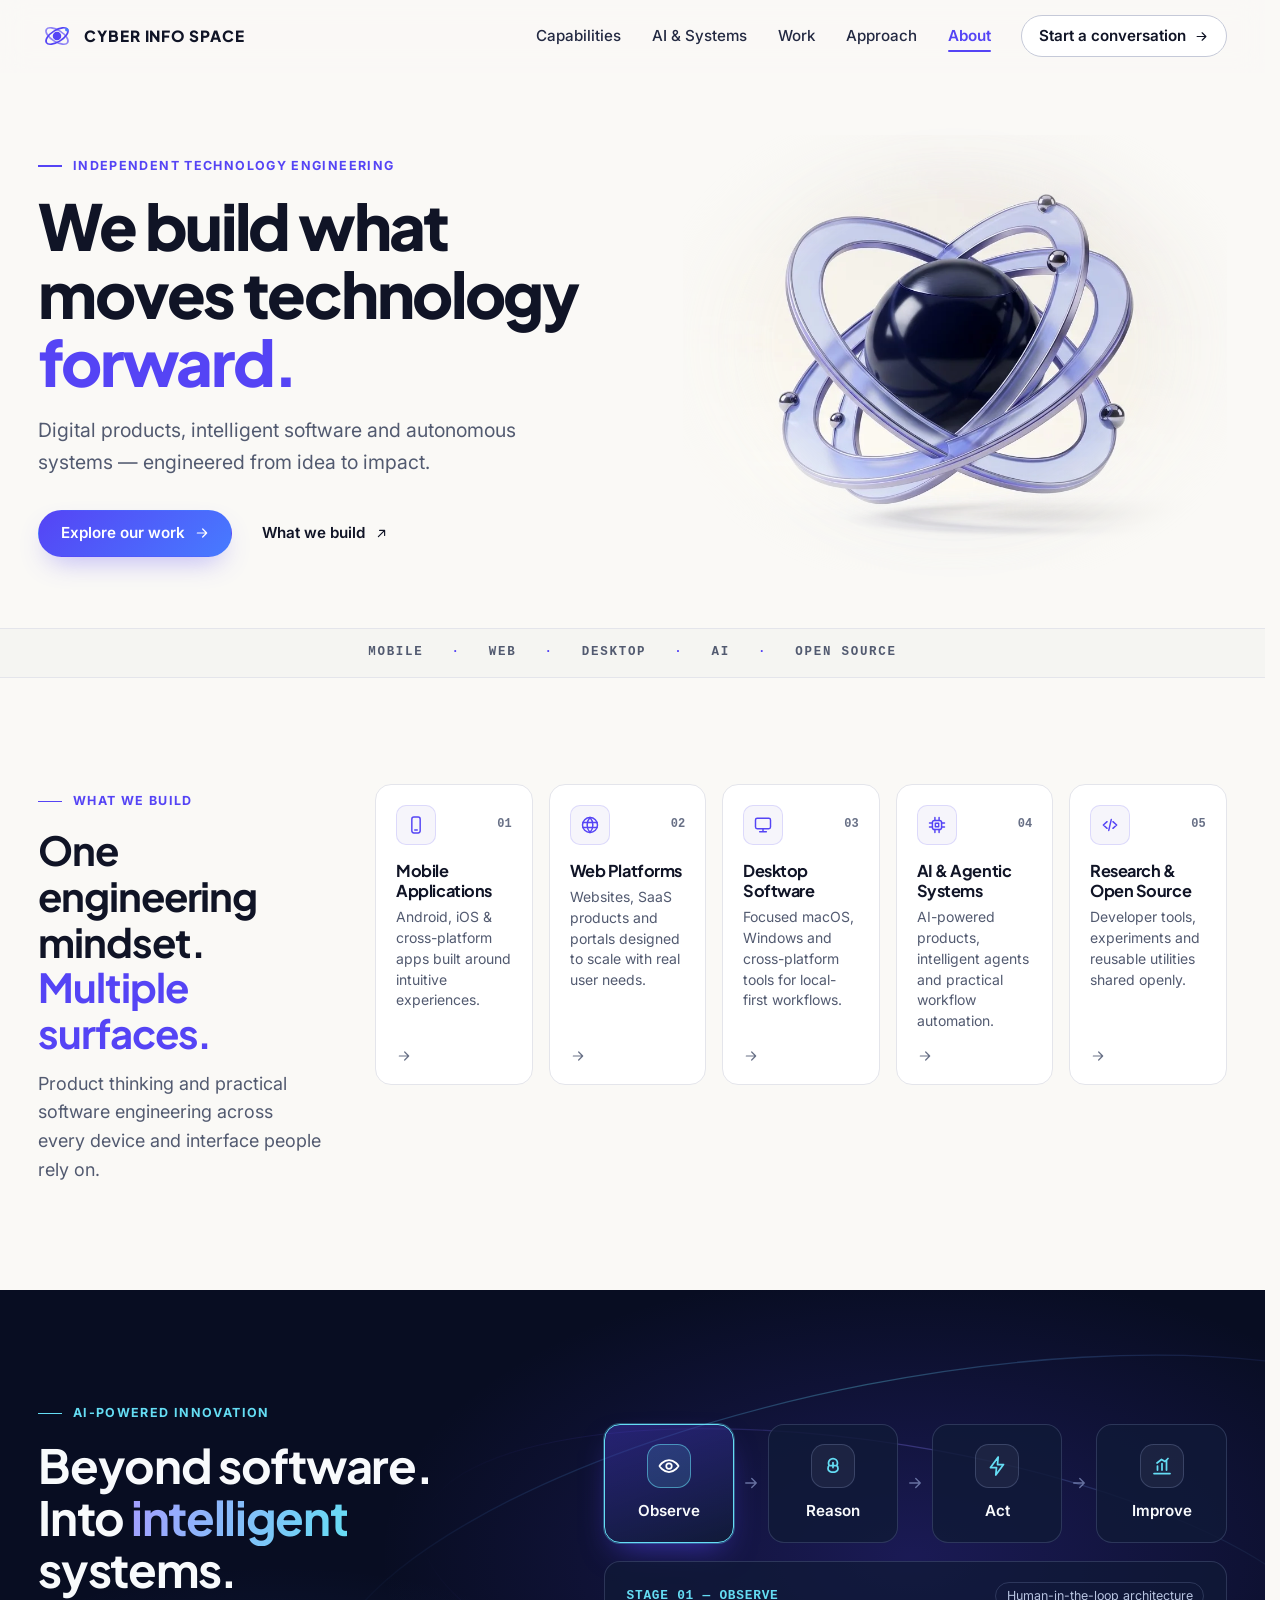
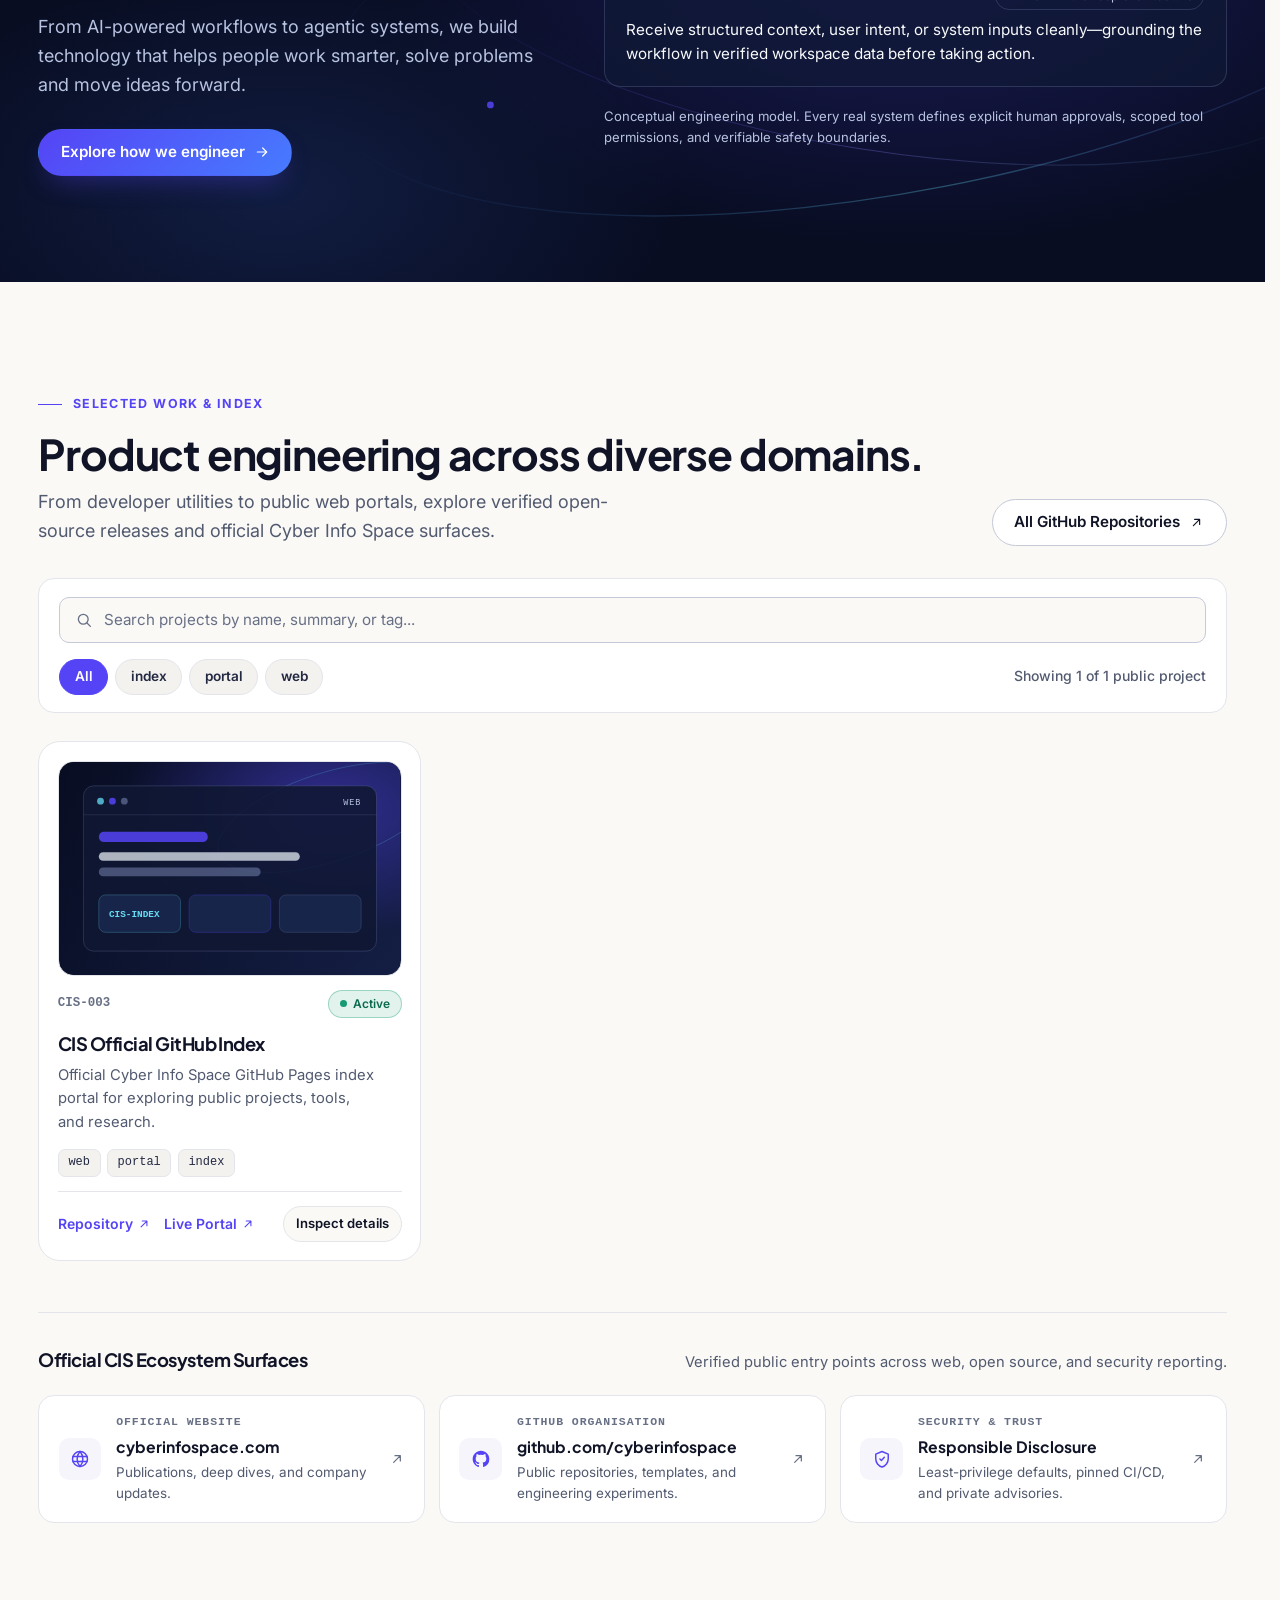
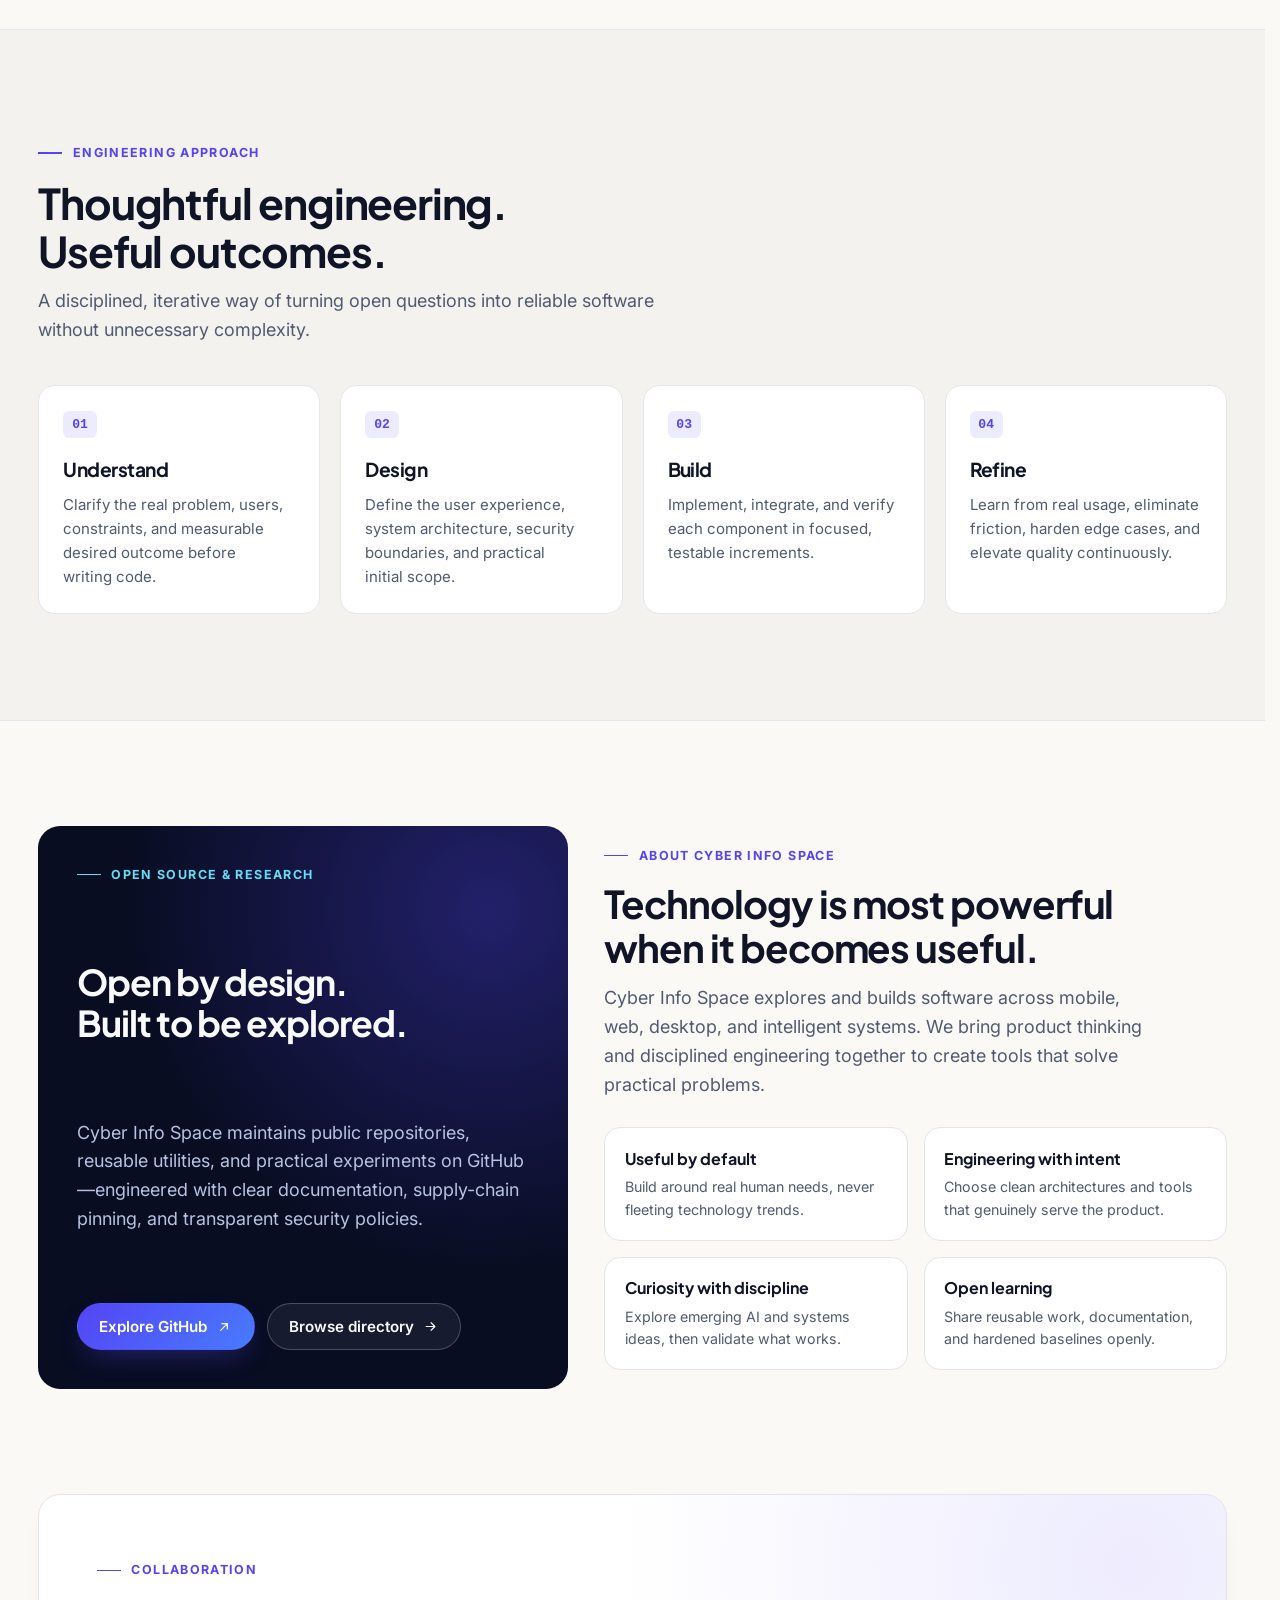
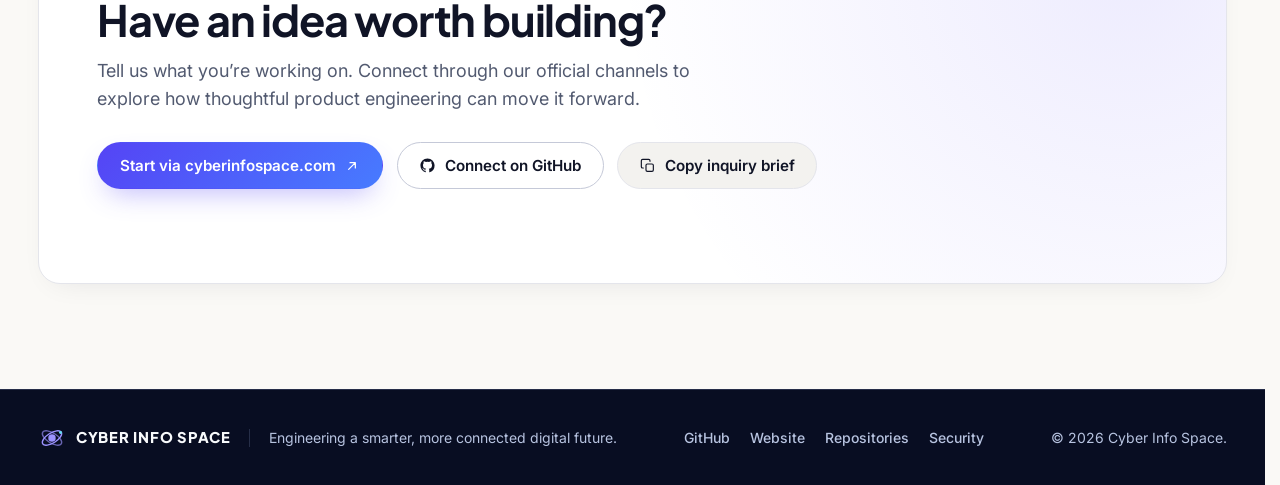
<file: index.html>
<!doctype html>
<html lang="en">
<head>
  <meta charset="utf-8">
  <meta name="viewport" content="width=device-width, initial-scale=1">
  <meta name="color-scheme" content="light">
  <meta name="theme-color" content="#faf9f6">
  <title>Cyber Info Space | Software Engineering, AI &amp; Digital Products</title>
  <meta name="description" content="Cyber Info Space builds digital products, mobile and web applications, desktop software, and intelligent AI-powered systems.">
  <link rel="canonical" href="https://cyberinfospace.github.io/">
  <meta property="og:title" content="Cyber Info Space — Engineering what's next">
  <meta property="og:description" content="Digital products, intelligent software and autonomous systems — engineered from idea to impact.">
  <meta property="og:type" content="website">
  <meta property="og:url" content="https://cyberinfospace.github.io/">
  <meta property="og:image" content="https://cyberinfospace.github.io/assets/hero-orbital-960.jpg">
  <link rel="icon" type="image/svg+xml" href="assets/cis-mark.svg">
  <link rel="preload" as="image" href="assets/hero-orbital-960.webp" type="image/webp">
  <link rel="preconnect" href="https://fonts.googleapis.com">
  <link rel="preconnect" href="https://fonts.gstatic.com" crossorigin>
  <link rel="stylesheet" href="https://fonts.googleapis.com/css2?family=Inter:wght@400;500;600;700&family=Plus+Jakarta+Sans:wght@600;700;800&display=swap">
  <link rel="stylesheet" href="styles.css?v=2027.1">
</head>
<body>
  <!-- Inline SVG Symbol Sprite (0 extra network requests, 1.75px unified stroke family) -->
  <svg xmlns="http://www.w3.org/2000/svg" width="0" height="0" class="svg-sprite" aria-hidden="true">
    <symbol id="icon-cis-mark" viewBox="0 0 64 64" fill="none">
      <ellipse cx="32" cy="32" rx="25" ry="11.5" transform="rotate(-32 32 32)" stroke="currentColor" stroke-width="3.25"/>
      <ellipse cx="32" cy="32" rx="25" ry="11.5" transform="rotate(32 32 32)" stroke="currentColor" stroke-width="3.25" stroke-opacity="0.65"/>
      <circle cx="32" cy="32" r="8.5" fill="currentColor"/>
      <circle cx="51.5" cy="19.5" r="3.4" fill="var(--brand-dot, #477bff)"/>
    </symbol>
    <symbol id="icon-menu" viewBox="0 0 24 24" fill="none" stroke="currentColor" stroke-width="1.75" stroke-linecap="round">
      <path d="M4 7h16M4 12h16M4 17h16"/>
    </symbol>
    <symbol id="icon-arrow-right" viewBox="0 0 24 24" fill="none" stroke="currentColor" stroke-width="1.85" stroke-linecap="round" stroke-linejoin="round">
      <path d="M5 12h14m-6-6 6 6-6 6"/>
    </symbol>
    <symbol id="icon-arrow-up-right" viewBox="0 0 24 24" fill="none" stroke="currentColor" stroke-width="1.85" stroke-linecap="round" stroke-linejoin="round">
      <path d="M7 17 17 7M9 7h8v8"/>
    </symbol>
    <symbol id="icon-mobile" viewBox="0 0 24 24" fill="none" stroke="currentColor" stroke-width="1.75" stroke-linecap="round" stroke-linejoin="round">
      <rect x="7" y="2.5" width="10" height="19" rx="2.5"/>
      <path d="M10.5 18h3"/>
    </symbol>
    <symbol id="icon-web" viewBox="0 0 24 24" fill="none" stroke="currentColor" stroke-width="1.75" stroke-linecap="round" stroke-linejoin="round">
      <circle cx="12" cy="12" r="9"/>
      <path d="M3.6 9h16.8M3.6 15h16.8M12 3a13.5 13.5 0 0 1 0 18M12 3a13.5 13.5 0 0 0 0 18"/>
    </symbol>
    <symbol id="icon-desktop" viewBox="0 0 24 24" fill="none" stroke="currentColor" stroke-width="1.75" stroke-linecap="round" stroke-linejoin="round">
      <rect x="3" y="4" width="18" height="12.5" rx="2"/>
      <path d="M8 20h8M12 16.5V20"/>
    </symbol>
    <symbol id="icon-ai" viewBox="0 0 24 24" fill="none" stroke="currentColor" stroke-width="1.75" stroke-linecap="round" stroke-linejoin="round">
      <rect x="6.5" y="6.5" width="11" height="11" rx="2.5"/>
      <path d="M10 10h4v4h-4zM9.5 3v3.5M14.5 3v3.5M9.5 17.5V21M14.5 17.5V21M3 9.5h3.5M3 14.5h3.5M17.5 9.5H21M17.5 14.5H21"/>
    </symbol>
    <symbol id="icon-code" viewBox="0 0 24 24" fill="none" stroke="currentColor" stroke-width="1.75" stroke-linecap="round" stroke-linejoin="round">
      <path d="m8.5 8-4.5 4 4.5 4M15.5 8l4.5 4-4.5 4M13.5 5.5l-3 13"/>
    </symbol>
    <symbol id="icon-observe" viewBox="0 0 24 24" fill="none" stroke="currentColor" stroke-width="1.75" stroke-linecap="round" stroke-linejoin="round">
      <path d="M2.5 12s3.5-6 9.5-6 9.5 6 9.5 6-3.5 6-9.5 6-9.5-6-9.5-6Z"/>
      <circle cx="12" cy="12" r="2.75"/>
    </symbol>
    <symbol id="icon-reason" viewBox="0 0 24 24" fill="none" stroke="currentColor" stroke-width="1.75" stroke-linecap="round" stroke-linejoin="round">
      <path d="M12 4.5a4.5 4.5 0 0 0-4.5 4.5c0 .9.27 1.74.73 2.44A4 4 0 0 0 7 14.5a3.5 3.5 0 0 0 3.5 3.5h3A3.5 3.5 0 0 0 17 14.5c0-1.2-.55-2.27-1.41-2.97.57-.73.91-1.64.91-2.63A4.5 4.5 0 0 0 12 4.5Z"/>
      <path d="M12 8.5v5M9.5 11.5h5"/>
    </symbol>
    <symbol id="icon-act" viewBox="0 0 24 24" fill="none" stroke="currentColor" stroke-width="1.75" stroke-linecap="round" stroke-linejoin="round">
      <path d="M13.2 3 5.5 13.5h6l-.7 7.5 7.7-10.5h-6l.7-7.5Z"/>
    </symbol>
    <symbol id="icon-improve" viewBox="0 0 24 24" fill="none" stroke="currentColor" stroke-width="1.75" stroke-linecap="round" stroke-linejoin="round">
      <path d="M4 19.5h16M7.5 16v-4M12 16V9.5M16.5 16V6.5"/>
      <path d="m7 9 4.5-3.5L15 7.5l3-3"/>
    </symbol>
    <symbol id="icon-search" viewBox="0 0 24 24" fill="none" stroke="currentColor" stroke-width="1.75" stroke-linecap="round" stroke-linejoin="round">
      <circle cx="11" cy="11" r="6.5"/>
      <path d="m16 16 4.5 4.5"/>
    </symbol>
    <symbol id="icon-github" viewBox="0 0 24 24" fill="currentColor">
      <path fill-rule="evenodd" clip-rule="evenodd" d="M12 2C6.477 2 2 6.484 2 12.017c0 4.425 2.865 8.18 6.839 9.504.5.092.682-.217.682-.483 0-.237-.008-.868-.013-1.703-2.782.605-3.369-1.343-3.369-1.343-.454-1.158-1.11-1.466-1.11-1.466-.908-.62.069-.608.069-.608 1.003.07 1.53 1.032 1.53 1.032.892 1.53 2.341 1.088 2.91.832.092-.647.35-1.088.636-1.338-2.22-.253-4.555-1.113-4.555-4.951 0-1.093.39-1.988 1.029-2.688-.103-.253-.446-1.272.098-2.65 0 0 .84-.27 2.75 1.026A9.564 9.564 0 0 1 12 6.844a9.59 9.59 0 0 1 2.504.337c1.909-1.296 2.747-1.027 2.747-1.027.546 1.379.202 2.398.1 2.651.64.7 1.028 1.595 1.028 2.688 0 3.848-2.339 4.695-4.566 4.943.359.309.678.92.678 1.855 0 1.338-.012 2.419-.012 2.747 0 .268.18.58.688.482A10.019 10.019 0 0 0 22 12.017C22 6.484 17.522 2 12 2Z"/>
    </symbol>
    <symbol id="icon-shield" viewBox="0 0 24 24" fill="none" stroke="currentColor" stroke-width="1.75" stroke-linecap="round" stroke-linejoin="round">
      <path d="M12 3 4.5 6.2v5.6c0 4.6 3.2 8.7 7.5 9.7 4.3-1 7.5-5.1 7.5-9.7V6.2L12 3Z"/>
      <path d="m9.5 12 1.8 1.8 3.5-3.8"/>
    </symbol>
    <symbol id="icon-close" viewBox="0 0 24 24" fill="none" stroke="currentColor" stroke-width="1.85" stroke-linecap="round">
      <path d="M6 6l12 12M18 6 6 18"/>
    </symbol>
    <symbol id="icon-copy" viewBox="0 0 24 24" fill="none" stroke="currentColor" stroke-width="1.75" stroke-linecap="round" stroke-linejoin="round">
      <rect x="9" y="9" width="11" height="11" rx="2"/>
      <path d="M5 15H4a2 2 0 0 1-2-2V4a2 2 0 0 1 2-2h9a2 2 0 0 1 2 2v1"/>
    </symbol>
  </svg>

  <a href="#main-heading" class="skip-link visually-hidden">Skip to main content</a>

  <header class="site-header" id="site-header">
    <div class="container header-inner" id="header-inner">
      <a class="brand" href="#hero" aria-label="Cyber Info Space home">
        <svg class="brand-mark" width="32" height="32" aria-hidden="true">
          <use href="#icon-cis-mark"/>
        </svg>
        <span class="brand-wordmark">CYBER INFO SPACE</span>
      </a>

      <nav class="site-nav" aria-label="Primary">
        <button
          class="menu-button"
          id="menu-button"
          type="button"
          popovertarget="site-menu"
          popovertargetaction="toggle"
          aria-controls="site-menu"
          aria-expanded="false"
        >
          <svg width="20" height="20" aria-hidden="true">
            <use href="#icon-menu"/>
          </svg>
          <span>Menu</span>
        </button>

        <ul id="site-menu" class="site-menu" popover="auto">
          <li><a href="#capabilities">Capabilities</a></li>
          <li><a href="#ai-systems">AI &amp; Systems</a></li>
          <li><a href="#work">Work</a></li>
          <li><a href="#approach">Approach</a></li>
          <li><a href="#about">About</a></li>
          <li class="nav-cta-item">
            <a class="nav-cta" href="#contact">
              <span>Start a conversation</span>
              <svg width="15" height="15" aria-hidden="true">
                <use href="#icon-arrow-right"/>
              </svg>
            </a>
          </li>
        </ul>
      </nav>
    </div>
  </header>

  <main id="main-content">
    <!-- 1. HERO SECTION -->
    <section class="hero" id="hero" tabindex="-1" aria-labelledby="main-heading">
      <div class="container hero-grid">
        <div class="hero-content">
          <p class="eyebrow">
            <span class="eyebrow-line" aria-hidden="true"></span>
            <span>Independent Technology Engineering</span>
          </p>
          <h1 id="main-heading" tabindex="-1">
            We build what moves technology <span class="accent-word">forward.</span>
          </h1>
          <p class="hero-copy">
            Digital products, intelligent software and autonomous systems — engineered from idea to impact.
          </p>
          <div class="hero-actions">
            <a class="btn btn-primary" href="#work">
              <span>Explore our work</span>
              <svg width="16" height="16" aria-hidden="true">
                <use href="#icon-arrow-right"/>
              </svg>
            </a>
            <a class="btn btn-link" href="#capabilities">
              <span>What we build</span>
              <svg width="15" height="15" aria-hidden="true">
                <use href="#icon-arrow-up-right"/>
              </svg>
            </a>
          </div>
        </div>

        <figure class="hero-artwork">
          <div class="hero-glow" aria-hidden="true"></div>
          <picture>
            <source
              srcset="assets/hero-orbital-600.webp 600w, assets/hero-orbital-960.webp 960w"
              sizes="(max-width: 899px) 92vw, 48vw"
              type="image/webp">
            <img
              src="assets/hero-orbital-960.jpg"
              alt="Abstract dark metallic obsidian sphere surrounded by translucent violet-blue orbital glass rings and satellite nodes"
              width="960"
              height="768"
              decoding="async"
              fetchpriority="high">
          </picture>
        </figure>
      </div>

      <div class="surface-strip" aria-label="Core engineering surfaces">
        <div class="container">
          <ul class="surface-list">
            <li>Mobile</li>
            <li>Web</li>
            <li>Desktop</li>
            <li>AI</li>
            <li>Open Source</li>
          </ul>
        </div>
      </div>
    </section>

    <!-- 2. CAPABILITY STRIP -->
    <section class="section capabilities" id="capabilities" tabindex="-1" aria-labelledby="capabilities-heading">
      <div class="container capabilities-layout">
        <div class="capabilities-intro">
          <p class="eyebrow">
            <span class="eyebrow-line" aria-hidden="true"></span>
            <span>What We Build</span>
          </p>
          <h2 id="capabilities-heading">
            One engineering mindset. <span class="accent-word">Multiple surfaces.</span>
          </h2>
          <p class="section-copy">
            Product thinking and practical software engineering across every device and interface people rely on.
          </p>
        </div>

        <ul class="capability-grid">
          <li>
            <a class="capability-card" href="#work" data-filter-shortcut="web">
              <div class="capability-card-top">
                <span class="capability-icon" aria-hidden="true">
                  <svg width="20" height="20"><use href="#icon-mobile"/></svg>
                </span>
                <span class="capability-num">01</span>
              </div>
              <div class="capability-body">
                <h3>Mobile Applications</h3>
                <p>Android, iOS &amp; cross-platform apps built around intuitive experiences.</p>
              </div>
              <span class="capability-arrow" aria-hidden="true">
                <svg width="16" height="16"><use href="#icon-arrow-right"/></svg>
              </span>
            </a>
          </li>

          <li>
            <a class="capability-card" href="#work" data-filter-shortcut="web">
              <div class="capability-card-top">
                <span class="capability-icon" aria-hidden="true">
                  <svg width="20" height="20"><use href="#icon-web"/></svg>
                </span>
                <span class="capability-num">02</span>
              </div>
              <div class="capability-body">
                <h3>Web Platforms</h3>
                <p>Websites, SaaS products and portals designed to scale with real user needs.</p>
              </div>
              <span class="capability-arrow" aria-hidden="true">
                <svg width="16" height="16"><use href="#icon-arrow-right"/></svg>
              </span>
            </a>
          </li>

          <li>
            <a class="capability-card" href="#work">
              <div class="capability-card-top">
                <span class="capability-icon" aria-hidden="true">
                  <svg width="20" height="20"><use href="#icon-desktop"/></svg>
                </span>
                <span class="capability-num">03</span>
              </div>
              <div class="capability-body">
                <h3>Desktop Software</h3>
                <p>Focused macOS, Windows and cross-platform tools for local-first workflows.</p>
              </div>
              <span class="capability-arrow" aria-hidden="true">
                <svg width="16" height="16"><use href="#icon-arrow-right"/></svg>
              </span>
            </a>
          </li>

          <li>
            <a class="capability-card" href="#ai-systems">
              <div class="capability-card-top">
                <span class="capability-icon" aria-hidden="true">
                  <svg width="20" height="20"><use href="#icon-ai"/></svg>
                </span>
                <span class="capability-num">04</span>
              </div>
              <div class="capability-body">
                <h3>AI &amp; Agentic Systems</h3>
                <p>AI-powered products, intelligent agents and practical workflow automation.</p>
              </div>
              <span class="capability-arrow" aria-hidden="true">
                <svg width="16" height="16"><use href="#icon-arrow-right"/></svg>
              </span>
            </a>
          </li>

          <li>
            <a class="capability-card" href="#work">
              <div class="capability-card-top">
                <span class="capability-icon" aria-hidden="true">
                  <svg width="20" height="20"><use href="#icon-code"/></svg>
                </span>
                <span class="capability-num">05</span>
              </div>
              <div class="capability-body">
                <h3>Research &amp; Open Source</h3>
                <p>Developer tools, experiments and reusable utilities shared openly.</p>
              </div>
              <span class="capability-arrow" aria-hidden="true">
                <svg width="16" height="16"><use href="#icon-arrow-right"/></svg>
              </span>
            </a>
          </li>
        </ul>
      </div>
    </section>

    <!-- 3. DARK AI & AGENTIC SYSTEMS FEATURE SECTION -->
    <section class="section section-dark ai-section" id="ai-systems" tabindex="-1" aria-labelledby="ai-heading">
      <!-- Subtle orbital backdrop vectors -->
      <svg class="ai-orbits" viewBox="0 0 1440 520" fill="none" preserveAspectRatio="xMidYMid slice" aria-hidden="true">
        <ellipse cx="960" cy="260" rx="520" ry="180" transform="rotate(-11 960 260)" stroke="url(#ai-arc-a)" stroke-width="1.2"/>
        <ellipse cx="940" cy="270" rx="410" ry="135" transform="rotate(9 940 270)" stroke="url(#ai-arc-b)" stroke-width="1"/>
        <circle cx="1310" cy="140" r="3.5" fill="#65ddf4" fill-opacity="0.75"/>
        <circle cx="595" cy="365" r="3" fill="#5544f5" fill-opacity="0.85"/>
        <defs>
          <linearGradient id="ai-arc-a" x1="440" y1="260" x2="1480" y2="260" gradientUnits="userSpaceOnUse">
            <stop offset="0%" stop-color="#477bff" stop-opacity="0"/>
            <stop offset="50%" stop-color="#65ddf4" stop-opacity="0.32"/>
            <stop offset="100%" stop-color="#5544f5" stop-opacity="0"/>
          </linearGradient>
          <linearGradient id="ai-arc-b" x1="530" y1="270" x2="1350" y2="270" gradientUnits="userSpaceOnUse">
            <stop offset="0%" stop-color="#5544f5" stop-opacity="0"/>
            <stop offset="50%" stop-color="#8b7dff" stop-opacity="0.3"/>
            <stop offset="100%" stop-color="#65ddf4" stop-opacity="0"/>
          </linearGradient>
        </defs>
      </svg>

      <div class="container ai-layout">
        <div class="ai-copy">
          <p class="eyebrow eyebrow-dark">
            <span class="eyebrow-line" aria-hidden="true"></span>
            <span>AI-Powered Innovation</span>
          </p>
          <h2 id="ai-heading">
            Beyond software.<br>
            Into <span class="accent-glow">intelligent</span> systems.
          </h2>
          <p class="dark-copy">
            From AI-powered workflows to agentic systems, we build technology that helps people work smarter, solve problems and move ideas forward.
          </p>
          <div class="ai-actions">
            <a class="btn btn-primary" href="#approach">
              <span>Explore how we engineer</span>
              <svg width="16" height="16" aria-hidden="true">
                <use href="#icon-arrow-right"/>
              </svg>
            </a>
          </div>
        </div>

        <div class="ai-workflow-panel">
          <div class="workflow-nodes" role="group" aria-label="Intelligent systems conceptual loop">
            <button type="button" class="workflow-node" data-stage="observe" aria-pressed="true">
              <span class="workflow-icon" aria-hidden="true">
                <svg width="24" height="24"><use href="#icon-observe"/></svg>
              </span>
              <span class="workflow-label">Observe</span>
            </button>

            <span class="workflow-connector" aria-hidden="true">
              <svg width="18" height="18"><use href="#icon-arrow-right"/></svg>
            </span>

            <button type="button" class="workflow-node" data-stage="reason" aria-pressed="false">
              <span class="workflow-icon" aria-hidden="true">
                <svg width="24" height="24"><use href="#icon-reason"/></svg>
              </span>
              <span class="workflow-label">Reason</span>
            </button>

            <span class="workflow-connector" aria-hidden="true">
              <svg width="18" height="18"><use href="#icon-arrow-right"/></svg>
            </span>

            <button type="button" class="workflow-node" data-stage="act" aria-pressed="false">
              <span class="workflow-icon" aria-hidden="true">
                <svg width="24" height="24"><use href="#icon-act"/></svg>
              </span>
              <span class="workflow-label">Act</span>
            </button>

            <span class="workflow-connector" aria-hidden="true">
              <svg width="18" height="18"><use href="#icon-arrow-right"/></svg>
            </span>

            <button type="button" class="workflow-node" data-stage="improve" aria-pressed="false">
              <span class="workflow-icon" aria-hidden="true">
                <svg width="24" height="24"><use href="#icon-improve"/></svg>
              </span>
              <span class="workflow-label">Improve</span>
            </button>
          </div>

          <div class="workflow-detail" id="workflow-detail" aria-live="polite">
            <div class="workflow-detail-head">
              <span class="workflow-step-tag" id="workflow-step-tag">Stage 01 — Observe</span>
              <span class="workflow-guardrail">Human-in-the-loop architecture</span>
            </div>
            <p class="workflow-detail-copy" id="workflow-detail-copy">
              Receive structured context, user intent, or system inputs cleanly—grounding the workflow in verified workspace data before taking action.
            </p>
          </div>
          <p class="workflow-footnote">
            Conceptual engineering model. Every real system defines explicit human approvals, scoped tool permissions, and verifiable safety boundaries.
          </p>
        </div>
      </div>
    </section>

    <!-- 4. SELECTED WORK & PROJECT DIRECTORY -->
    <section class="section work-section" id="work" tabindex="-1" aria-labelledby="work-heading">
      <div class="container">
        <div class="work-header">
          <div class="work-header-text">
            <p class="eyebrow">
              <span class="eyebrow-line" aria-hidden="true"></span>
              <span>Selected Work &amp; Index</span>
            </p>
            <h2 id="work-heading">Product engineering across diverse domains.</h2>
            <p class="section-copy">
              From developer utilities to public web portals, explore verified open-source releases and official Cyber Info Space surfaces.
            </p>
          </div>
          <a class="btn btn-secondary" href="https://github.com/cyberinfospace?tab=repositories" rel="noopener noreferrer">
            <span>All GitHub Repositories</span>
            <svg width="15" height="15" aria-hidden="true">
              <use href="#icon-arrow-up-right"/>
            </svg>
          </a>
        </div>

        <!-- Search & Filter Controls -->
        <div class="directory-controls" aria-label="Filter public projects">
          <div class="search-wrap">
            <label for="project-search" class="visually-hidden">Search public projects</label>
            <svg class="search-icon" width="18" height="18" aria-hidden="true">
              <use href="#icon-search"/>
            </svg>
            <input
              id="project-search"
              type="search"
              autocomplete="off"
              placeholder="Search projects by name, summary, or tag..."
              aria-describedby="results-status">
          </div>

          <div class="filter-bar">
            <div class="tag-bar" role="group" aria-label="Filter by tag" id="tag-filters">
              <button type="button" class="tag-btn" data-tag="all" aria-pressed="true">All</button>
            </div>
            <p id="results-status" class="results-status" aria-live="polite">Loading public catalog...</p>
          </div>
        </div>

        <!-- Dynamic Project Grid from data/projects.json -->
        <ul class="project-grid" id="project-grid" aria-busy="true">
          <li class="project-skeleton" aria-hidden="true">
            <div class="skeleton-media"></div>
            <div class="skeleton-body">
              <div class="skeleton-line short"></div>
              <div class="skeleton-line title"></div>
              <div class="skeleton-line"></div>
            </div>
          </li>
        </ul>

        <div id="empty-state" class="empty-state" hidden>
          <p class="empty-title" id="empty-title">No matching public projects found.</p>
          <p class="empty-copy" id="empty-copy">Try clearing your search query or selecting a different tag filter.</p>
          <div class="empty-actions">
            <button type="button" class="btn btn-secondary" id="reset-filters-btn">Reset filters</button>
            <a class="btn btn-link" href="https://github.com/cyberinfospace" rel="noopener noreferrer">
              <span>Browse GitHub Org</span>
              <svg width="15" height="15" aria-hidden="true"><use href="#icon-arrow-up-right"/></svg>
            </a>
          </div>
        </div>

        <!-- Verified Official CIS Ecosystem Surfaces -->
        <div class="ecosystem-block">
          <div class="ecosystem-header">
            <h3>Official CIS Ecosystem Surfaces</h3>
            <p>Verified public entry points across web, open source, and security reporting.</p>
          </div>
          <ul class="ecosystem-grid">
            <li>
              <a class="ecosystem-card" href="https://www.cyberinfospace.com" rel="noopener noreferrer">
                <span class="ecosystem-icon" aria-hidden="true">
                  <svg width="20" height="20"><use href="#icon-web"/></svg>
                </span>
                <div class="ecosystem-content">
                  <span class="ecosystem-kicker">Official Website</span>
                  <strong>cyberinfospace.com</strong>
                  <span>Publications, deep dives, and company updates.</span>
                </div>
                <svg class="ecosystem-arrow" width="16" height="16" aria-hidden="true"><use href="#icon-arrow-up-right"/></svg>
              </a>
            </li>
            <li>
              <a class="ecosystem-card" href="https://github.com/cyberinfospace" rel="noopener noreferrer">
                <span class="ecosystem-icon" aria-hidden="true">
                  <svg width="20" height="20"><use href="#icon-github"/></svg>
                </span>
                <div class="ecosystem-content">
                  <span class="ecosystem-kicker">GitHub Organisation</span>
                  <strong>github.com/cyberinfospace</strong>
                  <span>Public repositories, templates, and engineering experiments.</span>
                </div>
                <svg class="ecosystem-arrow" width="16" height="16" aria-hidden="true"><use href="#icon-arrow-up-right"/></svg>
              </a>
            </li>
            <li>
              <a class="ecosystem-card" href="https://github.com/cyberinfospace/cyberinfospace.github.io/blob/main/SECURITY.md" rel="noopener noreferrer">
                <span class="ecosystem-icon" aria-hidden="true">
                  <svg width="20" height="20"><use href="#icon-shield"/></svg>
                </span>
                <div class="ecosystem-content">
                  <span class="ecosystem-kicker">Security &amp; Trust</span>
                  <strong>Responsible Disclosure</strong>
                  <span>Least-privilege defaults, pinned CI/CD, and private advisories.</span>
                </div>
                <svg class="ecosystem-arrow" width="16" height="16" aria-hidden="true"><use href="#icon-arrow-up-right"/></svg>
              </a>
            </li>
          </ul>
        </div>
      </div>
    </section>

    <!-- 5. ENGINEERING APPROACH -->
    <section class="section section-muted approach-section" id="approach" tabindex="-1" aria-labelledby="approach-heading">
      <div class="container">
        <div class="section-header-narrow">
          <p class="eyebrow">
            <span class="eyebrow-line" aria-hidden="true"></span>
            <span>Engineering Approach</span>
          </p>
          <h2 id="approach-heading">Thoughtful engineering. Useful outcomes.</h2>
          <p class="section-copy">
            A disciplined, iterative way of turning open questions into reliable software without unnecessary complexity.
          </p>
        </div>

        <ol class="process-grid">
          <li class="process-step">
            <span class="process-num">01</span>
            <h3>Understand</h3>
            <p>Clarify the real problem, users, constraints, and measurable desired outcome before writing code.</p>
          </li>
          <li class="process-step">
            <span class="process-num">02</span>
            <h3>Design</h3>
            <p>Define the user experience, system architecture, security boundaries, and practical initial scope.</p>
          </li>
          <li class="process-step">
            <span class="process-num">03</span>
            <h3>Build</h3>
            <p>Implement, integrate, and verify each component in focused, testable increments.</p>
          </li>
          <li class="process-step">
            <span class="process-num">04</span>
            <h3>Refine</h3>
            <p>Learn from real usage, eliminate friction, harden edge cases, and elevate quality continuously.</p>
          </li>
        </ol>
      </div>
    </section>

    <!-- 6. OPEN SOURCE & ABOUT CIS -->
    <section class="section about-section" id="about" tabindex="-1" aria-labelledby="about-heading">
      <div class="container about-grid">
        <div class="opensource-card">
          <p class="eyebrow eyebrow-dark">
            <span class="eyebrow-line" aria-hidden="true"></span>
            <span>Open Source &amp; Research</span>
          </p>
          <h3>Open by design.<br>Built to be explored.</h3>
          <p class="dark-copy">
            Cyber Info Space maintains public repositories, reusable utilities, and practical experiments on GitHub—engineered with clear documentation, supply-chain pinning, and transparent security policies.
          </p>
          <div class="opensource-actions">
            <a class="btn btn-primary" href="https://github.com/cyberinfospace" rel="noopener noreferrer">
              <span>Explore GitHub</span>
              <svg width="16" height="16" aria-hidden="true"><use href="#icon-arrow-up-right"/></svg>
            </a>
            <a class="btn btn-ghost-light" href="#work">
              <span>Browse directory</span>
              <svg width="15" height="15" aria-hidden="true"><use href="#icon-arrow-right"/></svg>
            </a>
          </div>
        </div>

        <div class="about-editorial">
          <p class="eyebrow">
            <span class="eyebrow-line" aria-hidden="true"></span>
            <span>About Cyber Info Space</span>
          </p>
          <h2 id="about-heading">Technology is most powerful when it becomes useful.</h2>
          <p class="section-copy">
            Cyber Info Space explores and builds software across mobile, web, desktop, and intelligent systems. We bring product thinking and disciplined engineering together to create tools that solve practical problems.
          </p>

          <dl class="principles-grid">
            <div class="principle-item">
              <dt>Useful by default</dt>
              <dd>Build around real human needs, never fleeting technology trends.</dd>
            </div>
            <div class="principle-item">
              <dt>Engineering with intent</dt>
              <dd>Choose clean architectures and tools that genuinely serve the product.</dd>
            </div>
            <div class="principle-item">
              <dt>Curiosity with discipline</dt>
              <dd>Explore emerging AI and systems ideas, then validate what works.</dd>
            </div>
            <div class="principle-item">
              <dt>Open learning</dt>
              <dd>Share reusable work, documentation, and hardened baselines openly.</dd>
            </div>
          </dl>
        </div>
      </div>
    </section>

    <!-- 7. CONTACT / COLLABORATION CTA -->
    <section class="section contact-section" id="contact" tabindex="-1" aria-labelledby="contact-heading">
      <div class="container">
        <div class="contact-card">
          <div class="contact-copy">
            <p class="eyebrow">
              <span class="eyebrow-line" aria-hidden="true"></span>
              <span>Collaboration</span>
            </p>
            <h2 id="contact-heading">Have an idea worth building?</h2>
            <p class="section-copy">
              Tell us what you’re working on. Connect through our official channels to explore how thoughtful product engineering can move it forward.
            </p>
          </div>

          <div class="contact-actions">
            <a class="btn btn-primary" href="https://www.cyberinfospace.com" rel="noopener noreferrer">
              <span>Start via cyberinfospace.com</span>
              <svg width="16" height="16" aria-hidden="true"><use href="#icon-arrow-up-right"/></svg>
            </a>
            <a class="btn btn-secondary" href="https://github.com/cyberinfospace" rel="noopener noreferrer">
              <svg width="17" height="17" aria-hidden="true"><use href="#icon-github"/></svg>
              <span>Connect on GitHub</span>
            </a>
            <button type="button" class="btn btn-subtle" id="copy-brief-btn">
              <svg width="16" height="16" aria-hidden="true"><use href="#icon-copy"/></svg>
              <span>Copy inquiry brief</span>
            </button>
          </div>
          <p class="copy-status" id="copy-status" aria-live="polite"></p>
        </div>
      </div>
    </section>
  </main>

  <!-- 8. COMPACT DARK NAVY FOOTER -->
  <footer class="site-footer">
    <div class="container footer-inner">
      <div class="footer-brand-group">
        <a class="footer-brand" href="#hero">
          <svg class="brand-mark brand-mark-dark" width="28" height="28" aria-hidden="true">
            <use href="#icon-cis-mark"/>
          </svg>
          <span>CYBER INFO SPACE</span>
        </a>
        <span class="footer-divider" aria-hidden="true"></span>
        <p class="footer-tagline">Engineering a smarter, more connected digital future.</p>
      </div>

      <nav class="footer-links" aria-label="Footer">
        <a href="https://github.com/cyberinfospace" rel="noopener noreferrer">GitHub</a>
        <a href="https://www.cyberinfospace.com" rel="noopener noreferrer">Website</a>
        <a href="https://github.com/cyberinfospace?tab=repositories" rel="noopener noreferrer">Repositories</a>
        <a href="https://github.com/cyberinfospace/cyberinfospace.github.io/blob/main/SECURITY.md" rel="noopener noreferrer">Security</a>
      </nav>

      <p class="footer-copy">&copy; <span id="current-year">2026</span> Cyber Info Space.</p>
    </div>
  </footer>

  <!-- NATIVE DIALOG FOR PROJECT DETAILS -->
  <dialog id="project-dialog" class="project-dialog" aria-labelledby="dialog-title">
    <div class="dialog-surface">
      <div class="dialog-header">
        <div class="dialog-badges">
          <span class="project-id" id="dialog-id"></span>
          <span class="status-badge" id="dialog-status"></span>
        </div>
        <button type="button" class="dialog-close" id="dialog-close" aria-label="Close project details">
          <svg width="20" height="20" aria-hidden="true"><use href="#icon-close"/></svg>
        </button>
      </div>
      <h2 id="dialog-title" class="dialog-title"></h2>
      <p id="dialog-summary" class="dialog-summary"></p>
      <div id="dialog-details" class="dialog-details" hidden></div>
      <ul id="dialog-tags" class="card-tags"></ul>
      <div id="dialog-links" class="dialog-actions"></div>
    </div>
  </dialog>

  <script src="app.js?v=2027.1" defer></script>
</body>
</html>
</file>
<file: styles.css>
@layer reset, tokens, base, layout, components, utilities;

@layer reset {
  *,
  *::before,
  *::after {
    box-sizing: border-box;
  }

  html {
    scrollbar-gutter: stable;
    scroll-behavior: smooth;
  }

  @media (prefers-reduced-motion: reduce) {
    html {
      scroll-behavior: auto;
    }
  }

  body {
    margin: 0;
  }

  img,
  picture,
  svg {
    display: block;
    max-inline-size: 100%;
  }

  ul,
  ol {
    margin: 0;
    padding: 0;
    list-style: none;
  }

  h1,
  h2,
  h3,
  p,
  dl,
  dd,
  figure {
    margin: 0;
  }
}

@layer tokens {
  :root {
    /* Core 2027 Hybrid Palette */
    --paper-50: #faf9f6;
    --paper-100: #f3f2ef;
    --surface: #ffffff;
    --surface-tint: #f6f5fb;

    --ink-950: #101426;
    --ink-800: #232942;
    --slate-600: #525a70;
    --slate-500: #687086;

    --line-200: #e4e5eb;
    --line-300: #c5c9d8;

    --navy-950: #080d22;
    --navy-900: #101a37;
    --navy-800: #18254a;
    --dark-text: #f8fafc;
    --dark-muted: #b7c3e0;
    --dark-line: rgba(148, 163, 210, 0.22);

    --violet-600: #5544f5;
    --violet-700: #4332d8;
    --violet-soft: rgba(85, 68, 245, 0.1);
    --blue-500: #477bff;
    --cyan-300: #65ddf4;
    --success-500: #159a72;
    --success-soft: rgba(21, 154, 114, 0.12);

    /* Typography */
    --font-sans: "Inter", -apple-system, BlinkMacSystemFont, "Segoe UI", Roboto, sans-serif;
    --font-display: "Plus Jakarta Sans", "Inter", -apple-system, BlinkMacSystemFont, "Segoe UI", sans-serif;
    --font-mono: ui-monospace, SFMono-Regular, Menlo, Monaco, Consolas, monospace;

    /* Shape & Elevation */
    --radius-sm: 0.625rem;
    --radius-md: 1rem;
    --radius-lg: 1.375rem;
    --radius-pill: 999px;

    --shadow-card: 0 10px 30px -16px rgba(16, 20, 38, 0.12);
    --shadow-accent: 0 12px 28px -10px rgba(85, 68, 245, 0.42);
    --shadow-popover: 0 22px 48px -14px rgba(8, 13, 34, 0.22);

    --in-oklch: ;
    --container-max: 78rem;
    --header-height: 4.5rem;
  }

  @supports (linear-gradient(in oklch, white, black)) {
    :root {
      --in-oklch: in oklch;
    }
  }
}

@layer base {
  body {
    font-family: var(--font-sans);
    font-size: 1rem;
    line-height: 1.6;
    color: var(--ink-950);
    background-color: var(--paper-50);
    text-align: start;
    -webkit-font-smoothing: antialiased;
    overflow-x: clip;
  }

  h1,
  h2,
  h3 {
    font-family: var(--font-display);
    color: var(--ink-950);
    letter-spacing: -0.028em;
    text-wrap: balance;
  }

  p {
    text-wrap: pretty;
  }

  a:any-link {
    color: inherit;
  }

  :where(a:any-link, button, input, [tabindex="-1"]):focus-visible {
    outline: 3px solid var(--violet-600);
    outline-offset: 3px;
  }

  .section-dark :where(a:any-link, button):focus-visible,
  .site-footer :where(a:any-link, button):focus-visible,
  .opensource-card :where(a:any-link, button):focus-visible {
    outline-color: var(--cyan-300);
  }

  .svg-sprite {
    position: absolute;
    inline-size: 0;
    block-size: 0;
    overflow: hidden;
    pointer-events: none;
  }
}

@layer utilities {
  .visually-hidden:where(:not(:focus-within, :active)) {
    position: absolute !important;
    clip-path: inset(50%) !important;
    overflow: hidden !important;
    width: 1px !important;
    height: 1px !important;
    margin: -1px !important;
    padding: 0 !important;
    border: 0 !important;
    white-space: nowrap !important;
  }

  .skip-link:focus-visible {
    position: fixed;
    inset-block-start: 0.75rem;
    inset-inline-start: 0.75rem;
    z-index: 200;
    padding: 0.65rem 1.15rem;
    border-radius: var(--radius-sm);
    background-color: var(--navy-950);
    color: var(--dark-text);
    font-weight: 600;
    text-decoration: none;
  }

  .accent-word {
    color: var(--violet-600);
  }

  .accent-glow {
    color: #9b92ff;
    background: linear-gradient(110deg var(--in-oklch), #a59dff, #65ddf4);
    -webkit-background-clip: text;
    background-clip: text;
    -webkit-text-fill-color: transparent;
  }
}

@layer layout {
  .container {
    inline-size: min(var(--container-max), 100% - clamp(2rem, 6vw, 5.5rem));
    margin-inline: auto;
  }

  .section {
    padding-block: clamp(4.25rem, 3rem + 4.5vw, 7rem);
    scroll-margin-top: calc(var(--header-height) + 1rem);
  }

  .section-muted {
    background-color: var(--paper-100);
    border-block: 1px solid var(--line-200);
  }

  .section-dark {
    position: relative;
    isolation: isolate;
    overflow: hidden;
    background-color: var(--navy-950);
    color: var(--dark-text);
    color-scheme: dark;
  }

  .section-dark h2,
  .section-dark h3 {
    color: var(--dark-text);
  }
}

@layer components {
  /* ---------------- Header & Single-Tree Responsive Nav ---------------- */
  .site-header {
    position: sticky;
    inset-block-start: 0;
    z-index: 50;
    background-color: rgba(250, 249, 246, 0.86);
    backdrop-filter: blur(14px);
    -webkit-backdrop-filter: blur(14px);
    border-block-end: 1px solid transparent;
    transition: border-color 180ms ease, background-color 180ms ease;
  }

  .site-header.is-scrolled {
    background-color: rgba(250, 249, 246, 0.94);
    border-block-end-color: var(--line-200);
  }

  .site-header.is-measuring * {
    transition: none !important;
  }

  .header-inner {
    display: flex;
    align-items: center;
    justify-content: space-between;
    gap: 1.5rem;
    min-block-size: var(--header-height);
  }

  .header-inner > * {
    flex-shrink: 0;
    white-space: nowrap;
  }

  .brand {
    display: inline-flex;
    align-items: center;
    gap: 0.7rem;
    text-decoration: none;
    min-block-size: 44px;
    padding-inline: 0.15rem;
  }

  .brand-mark {
    color: var(--violet-600);
    flex-shrink: 0;
  }

  .brand-mark-dark {
    color: #9b92ff;
    --brand-dot: #65ddf4;
  }

  .brand-wordmark {
    font-family: var(--font-display);
    font-weight: 800;
    font-size: 0.96rem;
    letter-spacing: 0.06em;
    color: var(--ink-950);
  }

  .site-nav {
    display: flex;
    align-items: center;
    scroll-target-group: auto;
  }

  .menu-button {
    anchor-name: --menu-button;
    display: inline-flex;
    align-items: center;
    gap: 0.45rem;
    min-block-size: 44px;
    padding: 0.5rem 0.9rem;
    border-radius: var(--radius-pill);
    border: 1px solid var(--line-300);
    background-color: var(--surface);
    color: var(--ink-950);
    font: inherit;
    font-size: 0.92rem;
    font-weight: 600;
    cursor: pointer;
    transition: border-color 160ms ease, background-color 160ms ease;
  }

  .menu-button:hover {
    border-color: var(--violet-600);
  }

  /* Collapsed mobile popover menu (default) */
  .site-menu {
    position: fixed;
    inset: auto;
    inset-block-start: calc(var(--header-height) + 0.5rem);
    inset-block-start: anchor(--menu-button bottom);
    inset-inline-end: 1rem;
    inline-size: min(86dvw, 22rem);
    max-inline-size: calc(100dvw - 2rem);
    block-size: fit-content;
    max-block-size: calc(100dvh - 6rem);
    margin: 0.5rem 0 0;
    padding: 0.75rem;
    border-radius: var(--radius-md);
    border: 1px solid var(--line-200);
    background-color: var(--surface);
    box-shadow: var(--shadow-popover);
    overflow: auto;
    overscroll-behavior: contain;
    opacity: 0;
    translate: 0 -0.45rem;
    transition:
      opacity 180ms ease,
      translate 180ms ease,
      display 180ms ease,
      overlay 180ms ease;
    transition-behavior: allow-discrete;
  }

  .site-menu:is(:popover-open, .\:popover-open, .is-open) {
    display: grid;
    gap: 0.25rem;
    opacity: 1;
    translate: 0 0;
  }

  @starting-style {
    .site-menu:is(:popover-open, .\:popover-open, .is-open) {
      opacity: 0;
      translate: 0 -0.45rem;
    }
  }

  .site-menu::backdrop {
    background-color: rgba(8, 13, 34, 0.28);
    backdrop-filter: blur(2px);
  }

  .site-menu a {
    display: inline-flex;
    align-items: center;
    justify-content: space-between;
    inline-size: 100%;
    min-block-size: 44px;
    padding: 0.55rem 0.85rem;
    border-radius: var(--radius-sm);
    font-weight: 500;
    font-size: 0.95rem;
    color: var(--ink-800);
    text-decoration: none;
    transition: color 160ms ease, background-color 160ms ease;
  }

  .site-menu a:hover {
    color: var(--violet-600);
    background-color: var(--violet-soft);
  }

  .site-menu a:is(:target-current, .target-current, [aria-current="true"]) {
    color: var(--violet-600);
    font-weight: 600;
    background-color: var(--violet-soft);
  }

  .nav-cta-item {
    margin-block-start: 0.35rem;
    padding-block-start: 0.5rem;
    border-block-start: 1px solid var(--line-200);
  }

  .site-menu a.nav-cta {
    justify-content: center;
    gap: 0.5rem;
    border: 1px solid var(--line-300);
    border-radius: var(--radius-pill);
    background-color: var(--surface);
    color: var(--ink-950);
    font-weight: 600;
  }

  .site-menu a.nav-cta:hover {
    border-color: var(--violet-600);
    background-color: var(--violet-600);
    color: #ffffff;
  }

  /* Wide inline navigation state */
  .site-header.is-wide .menu-button {
    display: none;
  }

  .site-header.is-wide .site-menu {
    position: static;
    display: flex;
    align-items: center;
    gap: 0.25rem;
    inline-size: auto;
    max-inline-size: none;
    block-size: auto;
    max-block-size: none;
    overflow: visible;
    margin: 0;
    padding: 0;
    border: 0;
    background: transparent;
    box-shadow: none;
    opacity: 1;
    translate: none;
    transition: none;
  }

  .site-header.is-wide .site-menu::backdrop {
    display: none;
  }

  .site-header.is-wide .site-menu a {
    inline-size: auto;
    min-block-size: 40px;
    padding: 0.4rem 0.85rem;
    border-radius: var(--radius-pill);
    position: relative;
  }

  .site-header.is-wide .site-menu a:is(:target-current, .target-current, [aria-current="true"]) {
    background-color: transparent;
  }

  .site-header.is-wide .site-menu a:is(:target-current, .target-current, [aria-current="true"])::after {
    content: "";
    position: absolute;
    inset-inline: 0.85rem;
    inset-block-end: 0.28rem;
    block-size: 2px;
    border-radius: 2px;
    background-color: var(--violet-600);
  }

  .site-header.is-wide .nav-cta-item {
    margin-block-start: 0;
    margin-inline-start: 0.75rem;
    padding-block-start: 0;
    border-block-start: 0;
  }

  .site-header.is-wide .site-menu a.nav-cta {
    padding: 0.5rem 1.05rem;
  }

  .site-header.is-wide .site-menu a.nav-cta::after {
    display: none;
  }

  /* ---------------- Shared Typography & Buttons ---------------- */
  .eyebrow {
    display: inline-flex;
    align-items: center;
    gap: 0.65rem;
    margin-block-end: 1rem;
    font-size: 0.78rem;
    font-weight: 700;
    letter-spacing: 0.11em;
    text-transform: uppercase;
    color: var(--violet-600);
  }

  .eyebrow-line {
    inline-size: 1.5rem;
    block-size: 1.5px;
    background-color: currentColor;
  }

  .eyebrow-dark {
    color: var(--cyan-300);
  }

  .section-copy {
    color: var(--slate-600);
    font-size: clamp(1rem, 0.96rem + 0.25vw, 1.125rem);
    max-inline-size: 56ch;
  }

  .dark-copy {
    color: var(--dark-muted);
    font-size: clamp(1rem, 0.96rem + 0.25vw, 1.125rem);
    max-inline-size: 52ch;
  }

  .btn {
    display: inline-flex;
    align-items: center;
    justify-content: center;
    gap: 0.55rem;
    min-block-size: 46px;
    padding: 0.65rem 1.35rem;
    border-radius: var(--radius-pill);
    border: 1px solid transparent;
    font-family: var(--font-sans);
    font-size: 0.95rem;
    font-weight: 600;
    text-decoration: none;
    cursor: pointer;
    transition:
      background-color 170ms ease,
      border-color 170ms ease,
      color 170ms ease,
      box-shadow 170ms ease,
      translate 170ms ease;
  }

  .btn svg {
    transition: translate 170ms ease;
  }

  .btn:hover svg {
    translate: 2px 0;
  }

  .btn-primary {
    background: linear-gradient(135deg var(--in-oklch), var(--violet-600), var(--blue-500));
    color: #ffffff;
    box-shadow: var(--shadow-accent);
  }

  .btn-primary:hover {
    background: linear-gradient(135deg var(--in-oklch), var(--violet-700), var(--violet-600));
    translate: 0 -1px;
  }

  .btn-secondary {
    background-color: var(--surface);
    color: var(--ink-950);
    border-color: var(--line-300);
  }

  .btn-secondary:hover {
    border-color: var(--violet-600);
    color: var(--violet-600);
    translate: 0 -1px;
  }

  .btn-subtle {
    background-color: var(--paper-100);
    color: var(--ink-950);
    border-color: var(--line-200);
  }

  .btn-subtle:hover {
    border-color: var(--line-300);
    background-color: var(--surface);
  }

  .btn-ghost-light {
    background-color: rgba(255, 255, 255, 0.06);
    color: var(--dark-text);
    border-color: rgba(255, 255, 255, 0.22);
  }

  .btn-ghost-light:hover {
    background-color: rgba(255, 255, 255, 0.14);
    border-color: var(--cyan-300);
  }

  .btn-link {
    padding-inline: 0.45rem;
    color: var(--ink-950);
    background: transparent;
  }

  .btn-link:hover {
    color: var(--violet-600);
  }

  .btn-link:hover svg {
    translate: 2px -2px;
  }

  /* ---------------- 1. Hero Section ---------------- */
  .hero {
    position: relative;
    overflow: hidden;
    padding-block-start: clamp(2.25rem, 1.5rem + 3vw, 4.25rem);
  }

  .hero-grid {
    display: grid;
    grid-template-columns: 1fr;
    align-items: center;
    gap: clamp(2rem, 1.5rem + 2.5vw, 3.5rem);
    padding-block-end: clamp(2.5rem, 2rem + 2vw, 3.75rem);
  }

  @media (min-width: 900px) {
    .hero-grid {
      grid-template-columns: minmax(0, 1.04fr) minmax(0, 0.96fr);
    }
  }

  .hero-content {
    min-inline-size: 0;
  }

  .hero h1 {
    font-size: clamp(2.35rem, 1.4rem + 3.2vw, 4.25rem);
    font-weight: 800;
    line-height: 1.07;
    letter-spacing: -0.036em;
    margin-block-end: 1.25rem;
    max-inline-size: 14ch;
  }

  .hero-copy {
    font-size: clamp(1.05rem, 0.98rem + 0.38vw, 1.22rem);
    color: var(--slate-600);
    max-inline-size: 46ch;
    margin-block-end: 2rem;
  }

  .hero-actions {
    display: flex;
    flex-wrap: wrap;
    align-items: center;
    gap: 0.85rem 1.35rem;
  }

  .hero-artwork {
    position: relative;
    display: grid;
    place-items: center;
    min-inline-size: 0;
  }

  .hero-glow {
    position: absolute;
    inset: 8%;
    border-radius: 50%;
    background: radial-gradient(circle, rgba(85, 68, 245, 0.16) 0%, rgba(71, 123, 255, 0.08) 45%, transparent 72%);
    filter: blur(28px);
    z-index: 0;
    pointer-events: none;
  }

  .hero-artwork picture,
  .hero-artwork img {
    position: relative;
    z-index: 1;
    inline-size: 100%;
    max-inline-size: 36rem;
    block-size: auto;
    aspect-ratio: 5 / 4;
    object-fit: cover;
    -webkit-mask-image: radial-gradient(ellipse 65% 65% at 50% 48%, #000 50%, transparent 92%);
    mask-image: radial-gradient(ellipse 65% 65% at 50% 48%, #000 50%, transparent 92%);
  }

  @media (prefers-reduced-motion: no-preference) {
    .hero-artwork img {
      animation: hero-orbital-drift 12s ease-in-out infinite;
    }
  }

  @keyframes hero-orbital-drift {
    0%,
    100% {
      transform: translate3d(0, 0, 0);
    }
    50% {
      transform: translate3d(0, -8px, 0);
    }
  }

  .surface-strip {
    border-block: 1px solid var(--line-200);
    background-color: rgba(243, 242, 239, 0.55);
    padding-block: 0.9rem;
  }

  .surface-list {
    display: flex;
    flex-wrap: wrap;
    justify-content: center;
    align-items: center;
    gap: 0.5rem 1.75rem;
    font-family: var(--font-mono);
    font-size: 0.78rem;
    font-weight: 600;
    letter-spacing: 0.14em;
    text-transform: uppercase;
    color: var(--slate-600);
  }

  .surface-list li {
    display: inline-flex;
    align-items: center;
    gap: 1.75rem;
  }

  .surface-list li:not(:last-child)::after {
    content: "·";
    color: var(--violet-600);
    font-weight: 700;
  }

  /* ---------------- 2. Capability Strip ---------------- */
  .capabilities-layout {
    display: grid;
    grid-template-columns: 1fr;
    gap: clamp(2rem, 1.5rem + 2vw, 3rem);
    align-items: start;
  }

  @media (min-width: 1120px) {
    .capabilities-layout {
      grid-template-columns: minmax(16rem, 0.76fr) minmax(0, 2.24fr);
    }
  }

  .capabilities-intro h2 {
    font-size: clamp(1.75rem, 1.45rem + 1.35vw, 2.5rem);
    line-height: 1.14;
    margin-block-end: 0.9rem;
  }

  .capability-grid {
    display: grid;
    grid-template-columns: 1fr;
    gap: 0.85rem;
  }

  @media (min-width: 640px) {
    .capability-grid {
      grid-template-columns: repeat(2, minmax(0, 1fr));
      gap: 1rem;
    }
  }

  @media (min-width: 960px) {
    .capability-grid {
      grid-template-columns: repeat(5, minmax(0, 1fr));
    }
  }

  .capability-card {
    display: grid;
    grid-template-columns: auto 1fr auto;
    align-items: center;
    gap: 0.9rem;
    block-size: 100%;
    padding: 1rem 1.1rem;
    border-radius: var(--radius-md);
    background-color: var(--surface);
    border: 1px solid var(--line-200);
    text-decoration: none;
    transition: border-color 180ms ease, box-shadow 180ms ease, translate 180ms ease;
  }

  @media (min-width: 640px) {
    .capability-card {
      grid-template-columns: 1fr;
      grid-template-rows: auto 1fr auto;
      align-items: start;
      gap: 1rem;
      padding: 1.25rem;
    }
  }

  .capability-card:hover {
    border-color: rgba(85, 68, 245, 0.55);
    box-shadow: var(--shadow-card);
    translate: 0 -2px;
  }

  .capability-card-top {
    display: flex;
    align-items: center;
    justify-content: space-between;
    gap: 0.5rem;
  }

  .capability-icon {
    display: inline-grid;
    place-items: center;
    inline-size: 2.5rem;
    block-size: 2.5rem;
    border-radius: var(--radius-sm);
    background-color: var(--surface-tint);
    border: 1px solid rgba(85, 68, 245, 0.16);
    color: var(--violet-600);
  }

  .capability-num {
    display: none;
    font-family: var(--font-mono);
    font-size: 0.75rem;
    font-weight: 600;
    color: var(--slate-500);
  }

  @media (min-width: 640px) {
    .capability-num {
      display: inline;
    }
  }

  .capability-body h3 {
    font-size: 1.02rem;
    font-weight: 700;
    line-height: 1.25;
    margin-block-end: 0.35rem;
  }

  .capability-body p {
    font-size: 0.875rem;
    line-height: 1.48;
    color: var(--slate-600);
  }

  .capability-arrow {
    color: var(--slate-500);
    transition: color 180ms ease, translate 180ms ease;
  }

  .capability-card:hover .capability-arrow {
    color: var(--violet-600);
    translate: 3px 0;
  }

  /* ---------------- 3. Dark AI & Agentic Systems Section ---------------- */
  .ai-section {
    background-image:
      radial-gradient(ellipse 60% 70% at 72% 45%, rgba(85, 68, 245, 0.24), transparent 70%),
      radial-gradient(ellipse 45% 55% at 22% 85%, rgba(71, 123, 255, 0.14), transparent 70%);
  }

  .ai-orbits {
    position: absolute;
    inset: 0;
    inline-size: 100%;
    block-size: 100%;
    z-index: 0;
    pointer-events: none;
  }

  .ai-layout {
    position: relative;
    z-index: 1;
    display: grid;
    grid-template-columns: 1fr;
    gap: clamp(2.25rem, 1.5rem + 2.5vw, 3.75rem);
    align-items: center;
  }

  @media (min-width: 960px) {
    .ai-layout {
      grid-template-columns: minmax(0, 0.9fr) minmax(0, 1.1fr);
    }
  }

  .ai-copy h2 {
    font-size: clamp(2rem, 1.5rem + 1.8vw, 3.05rem);
    line-height: 1.1;
    margin-block-end: 1.15rem;
  }

  .ai-actions {
    margin-block-start: 1.85rem;
  }

  .ai-workflow-panel {
    display: grid;
    gap: 1.15rem;
    min-inline-size: 0;
  }

  .workflow-nodes {
    display: grid;
    grid-template-columns: 1fr;
    gap: 0.65rem;
    align-items: center;
  }

  @media (min-width: 600px) {
    .workflow-nodes {
      grid-template-columns: 1fr auto 1fr auto 1fr auto 1fr;
      gap: 0.5rem;
    }
  }

  .workflow-node {
    display: flex;
    align-items: center;
    gap: 0.85rem;
    inline-size: 100%;
    min-block-size: 48px;
    padding: 0.85rem 1rem;
    border-radius: var(--radius-md);
    background-color: rgba(16, 26, 55, 0.84);
    border: 1px solid var(--dark-line);
    color: var(--dark-text);
    font: inherit;
    font-weight: 600;
    cursor: pointer;
    text-align: start;
    transition: border-color 180ms ease, background-color 180ms ease, box-shadow 180ms ease, translate 180ms ease;
  }

  @media (min-width: 600px) {
    .workflow-node {
      flex-direction: column;
      justify-content: center;
      text-align: center;
      padding: 1.15rem 0.65rem;
      gap: 0.7rem;
    }
  }

  .workflow-node:hover {
    border-color: rgba(101, 221, 244, 0.52);
    background-color: rgba(24, 37, 74, 0.92);
    translate: 0 -2px;
  }

  .workflow-node[aria-pressed="true"] {
    border-color: var(--cyan-300);
    background: linear-gradient(160deg var(--in-oklch), rgba(85, 68, 245, 0.34), rgba(16, 26, 55, 0.95));
    box-shadow: 0 0 0 1px rgba(101, 221, 244, 0.3), 0 14px 32px -12px rgba(85, 68, 245, 0.65);
  }

  .workflow-icon {
    display: inline-grid;
    place-items: center;
    inline-size: 2.75rem;
    block-size: 2.75rem;
    border-radius: 0.85rem;
    background-color: rgba(255, 255, 255, 0.05);
    border: 1px solid rgba(148, 163, 210, 0.25);
    color: var(--cyan-300);
    flex-shrink: 0;
  }

  .workflow-node[aria-pressed="true"] .workflow-icon {
    background-color: rgba(101, 221, 244, 0.14);
    border-color: rgba(101, 221, 244, 0.55);
    color: #ffffff;
  }

  .workflow-label {
    font-size: 0.95rem;
    font-weight: 600;
  }

  .workflow-connector {
    display: none;
    color: rgba(148, 163, 210, 0.65);
  }

  @media (min-width: 600px) {
    .workflow-connector {
      display: inline-grid;
      place-items: center;
    }
  }

  .workflow-detail {
    padding: 1.25rem 1.35rem;
    border-radius: var(--radius-md);
    background-color: rgba(16, 26, 55, 0.72);
    border: 1px solid var(--dark-line);
  }

  .workflow-detail-head {
    display: flex;
    flex-wrap: wrap;
    align-items: center;
    justify-content: space-between;
    gap: 0.5rem 1rem;
    margin-block-end: 0.5rem;
  }

  .workflow-step-tag {
    font-family: var(--font-mono);
    font-size: 0.8rem;
    font-weight: 600;
    color: var(--cyan-300);
    text-transform: uppercase;
    letter-spacing: 0.06em;
  }

  .workflow-guardrail {
    font-size: 0.78rem;
    color: var(--dark-muted);
    padding: 0.18rem 0.65rem;
    border-radius: var(--radius-pill);
    border: 1px solid var(--dark-line);
  }

  .workflow-detail-copy {
    color: var(--dark-text);
    font-size: 0.95rem;
  }

  .workflow-footnote {
    font-size: 0.82rem;
    color: var(--dark-muted);
  }

  /* ---------------- 4. Selected Work & Directory ---------------- */
  .work-header {
    display: flex;
    flex-wrap: wrap;
    align-items: flex-end;
    justify-content: space-between;
    gap: 1.25rem 2rem;
    margin-block-end: 2rem;
  }

  .work-header h2 {
    font-size: clamp(1.85rem, 1.5rem + 1.45vw, 2.7rem);
    line-height: 1.12;
    margin-block-end: 0.65rem;
  }

  .directory-controls {
    display: grid;
    gap: 1rem;
    padding: 1.1rem 1.25rem;
    margin-block-end: 1.75rem;
    border-radius: var(--radius-md);
    background-color: var(--surface);
    border: 1px solid var(--line-200);
  }

  .search-wrap {
    position: relative;
    display: flex;
    align-items: center;
  }

  .search-icon {
    position: absolute;
    inset-inline-start: 0.95rem;
    color: var(--slate-500);
    pointer-events: none;
  }

  .search-wrap input {
    inline-size: 100%;
    min-block-size: 46px;
    padding: 0.6rem 1rem 0.6rem 2.75rem;
    border-radius: var(--radius-sm);
    border: 1px solid var(--line-300);
    background-color: var(--paper-50);
    color: var(--ink-950);
    font: inherit;
    font-size: 0.95rem;
    transition: border-color 150ms ease, background-color 150ms ease;
  }

  .search-wrap input::placeholder {
    color: var(--slate-500);
  }

  .search-wrap input:focus-visible {
    background-color: var(--surface);
    border-color: var(--violet-600);
  }

  .filter-bar {
    display: flex;
    flex-wrap: wrap;
    align-items: center;
    justify-content: space-between;
    gap: 0.75rem 1.25rem;
  }

  .tag-bar {
    display: flex;
    flex-wrap: wrap;
    gap: 0.45rem;
  }

  .tag-btn {
    min-block-size: 36px;
    padding: 0.35rem 0.9rem;
    border-radius: var(--radius-pill);
    border: 1px solid var(--line-200);
    background-color: var(--paper-100);
    color: var(--ink-800);
    font: inherit;
    font-size: 0.85rem;
    font-weight: 600;
    cursor: pointer;
    transition: background-color 150ms ease, border-color 150ms ease, color 150ms ease;
  }

  .tag-btn:hover {
    border-color: var(--violet-600);
    color: var(--violet-600);
  }

  .tag-btn[aria-pressed="true"] {
    background-color: var(--violet-600);
    border-color: var(--violet-600);
    color: #ffffff;
  }

  .results-status {
    font-size: 0.875rem;
    font-weight: 500;
    color: var(--slate-600);
  }

  .project-grid {
    display: grid;
    grid-template-columns: 1fr;
    gap: 1.25rem;
  }

  @media (min-width: 680px) {
    .project-grid {
      grid-template-columns: repeat(2, minmax(0, 1fr));
    }
  }

  @media (min-width: 1024px) {
    .project-grid {
      grid-template-columns: repeat(3, minmax(0, 1fr));
    }
  }

  .project-card {
    grid-row: span 4;
    display: grid;
    grid-template-rows: auto auto 1fr auto;
    grid-template-rows: subgrid;
    gap: 0.9rem;
    padding: 1.15rem;
    border-radius: var(--radius-lg);
    background-color: var(--surface);
    border: 1px solid var(--line-200);
    transition: border-color 180ms ease, box-shadow 180ms ease, translate 180ms ease;
  }

  .project-card:hover {
    border-color: rgba(85, 68, 245, 0.48);
    box-shadow: var(--shadow-card);
    translate: 0 -2px;
  }

  .project-preview {
    position: relative;
    aspect-ratio: 16 / 10;
    border-radius: var(--radius-md);
    overflow: hidden;
    background: linear-gradient(145deg var(--in-oklch), var(--navy-950), var(--navy-900));
    border: 1px solid var(--line-200);
  }

  .project-preview img,
  .project-preview svg {
    inline-size: 100%;
    block-size: 100%;
    object-fit: cover;
  }

  .project-meta-row {
    display: flex;
    align-items: center;
    justify-content: space-between;
    gap: 0.5rem;
  }

  .project-id {
    font-family: var(--font-mono);
    font-size: 0.78rem;
    font-weight: 600;
    color: var(--slate-500);
  }

  .status-badge {
    display: inline-flex;
    align-items: center;
    gap: 0.4rem;
    padding: 0.2rem 0.65rem;
    border-radius: var(--radius-pill);
    font-size: 0.75rem;
    font-weight: 600;
    text-transform: capitalize;
    background-color: var(--paper-100);
    border: 1px solid var(--line-200);
    color: var(--ink-800);
  }

  .status-badge::before {
    content: "";
    inline-size: 0.45rem;
    block-size: 0.45rem;
    border-radius: 50%;
    background-color: var(--violet-600);
  }

  .status-badge[data-status="active"],
  .status-badge[data-status="live"] {
    background-color: var(--success-soft);
    border-color: rgba(21, 154, 114, 0.35);
    color: #0b694c;
  }

  .status-badge[data-status="active"]::before,
  .status-badge[data-status="live"]::before {
    background-color: var(--success-500);
  }

  .project-body {
    display: grid;
    align-content: start;
    gap: 0.55rem;
    min-inline-size: 0;
  }

  .project-body h3 {
    font-size: 1.15rem;
    font-weight: 700;
    line-height: 1.25;
  }

  .project-summary {
    font-size: 0.925rem;
    color: var(--slate-600);
    overflow-wrap: break-word;
  }

  .card-tags {
    display: flex;
    flex-wrap: wrap;
    gap: 0.4rem;
    margin-block-start: 0.35rem;
  }

  .card-tags li {
    padding: 0.2rem 0.6rem;
    border-radius: 0.45rem;
    background-color: var(--paper-100);
    border: 1px solid var(--line-200);
    font-family: var(--font-mono);
    font-size: 0.75rem;
    font-weight: 500;
    color: var(--ink-800);
  }

  .card-footer {
    display: flex;
    flex-wrap: wrap;
    align-items: center;
    justify-content: space-between;
    gap: 0.65rem;
    padding-block-start: 0.85rem;
    border-block-start: 1px solid var(--line-200);
  }

  .card-links {
    display: flex;
    flex-wrap: wrap;
    gap: 0.85rem;
  }

  .card-links a {
    display: inline-flex;
    align-items: center;
    gap: 0.25rem;
    min-block-size: 36px;
    font-size: 0.875rem;
    font-weight: 600;
    color: var(--violet-600);
    text-decoration: none;
  }

  .card-links a:hover {
    text-decoration: underline;
    text-underline-offset: 3px;
  }

  .inspect-btn {
    display: inline-flex;
    align-items: center;
    gap: 0.35rem;
    min-block-size: 36px;
    padding: 0.35rem 0.75rem;
    border-radius: var(--radius-pill);
    border: 1px solid var(--line-200);
    background-color: var(--paper-50);
    color: var(--ink-950);
    font: inherit;
    font-size: 0.82rem;
    font-weight: 600;
    cursor: pointer;
    transition: border-color 150ms ease, color 150ms ease;
  }

  .inspect-btn:hover {
    border-color: var(--violet-600);
    color: var(--violet-600);
  }

  /* Loading Skeleton & Empty State */
  .project-skeleton {
    border-radius: var(--radius-lg);
    padding: 1.15rem;
    border: 1px solid var(--line-200);
    background-color: var(--surface);
    display: grid;
    gap: 1rem;
  }

  .skeleton-media {
    aspect-ratio: 16 / 10;
    border-radius: var(--radius-md);
    background-color: var(--paper-100);
  }

  .skeleton-body {
    display: grid;
    gap: 0.6rem;
  }

  .skeleton-line {
    block-size: 0.85rem;
    border-radius: 99px;
    background-color: var(--paper-100);
  }

  .skeleton-line.short {
    inline-size: 35%;
  }

  .skeleton-line.title {
    inline-size: 72%;
    block-size: 1.15rem;
  }

  .empty-state {
    padding: clamp(2rem, 4vw, 3rem);
    text-align: center;
    border-radius: var(--radius-lg);
    border: 1px dashed var(--line-300);
    background-color: var(--surface);
  }

  .empty-title {
    font-family: var(--font-display);
    font-weight: 700;
    font-size: 1.15rem;
    margin-block-end: 0.4rem;
  }

  .empty-copy {
    color: var(--slate-600);
    margin-block-end: 1.25rem;
  }

  .empty-actions {
    display: flex;
    flex-wrap: wrap;
    justify-content: center;
    gap: 0.75rem;
  }

  /* Verified Ecosystem Surfaces */
  .ecosystem-block {
    margin-block-start: clamp(2.5rem, 4vw, 3.75rem);
    padding-block-start: 2rem;
    border-block-start: 1px solid var(--line-200);
  }

  .ecosystem-header {
    display: flex;
    flex-wrap: wrap;
    align-items: baseline;
    justify-content: space-between;
    gap: 0.5rem 1.5rem;
    margin-block-end: 1.25rem;
  }

  .ecosystem-header h3 {
    font-size: 1.15rem;
  }

  .ecosystem-header p {
    font-size: 0.92rem;
    color: var(--slate-600);
  }

  .ecosystem-grid {
    display: grid;
    grid-template-columns: 1fr;
    gap: 0.9rem;
  }

  @media (min-width: 760px) {
    .ecosystem-grid {
      grid-template-columns: repeat(3, minmax(0, 1fr));
    }
  }

  .ecosystem-card {
    display: grid;
    grid-template-columns: auto 1fr auto;
    align-items: center;
    gap: 0.95rem;
    block-size: 100%;
    padding: 1.1rem 1.2rem;
    border-radius: var(--radius-md);
    background-color: var(--surface);
    border: 1px solid var(--line-200);
    text-decoration: none;
    transition: border-color 170ms ease, box-shadow 170ms ease, translate 170ms ease;
  }

  .ecosystem-card:hover {
    border-color: var(--violet-600);
    box-shadow: var(--shadow-card);
    translate: 0 -2px;
  }

  .ecosystem-icon {
    display: inline-grid;
    place-items: center;
    inline-size: 2.65rem;
    block-size: 2.65rem;
    border-radius: var(--radius-sm);
    background-color: var(--surface-tint);
    color: var(--violet-600);
  }

  .ecosystem-content {
    display: grid;
    gap: 0.15rem;
    min-inline-size: 0;
  }

  .ecosystem-kicker {
    font-family: var(--font-mono);
    font-size: 0.72rem;
    font-weight: 600;
    text-transform: uppercase;
    letter-spacing: 0.08em;
    color: var(--slate-500);
  }

  .ecosystem-content strong {
    font-family: var(--font-display);
    font-size: 0.98rem;
    color: var(--ink-950);
  }

  .ecosystem-content span:last-child {
    font-size: 0.84rem;
    color: var(--slate-600);
  }

  .ecosystem-arrow {
    color: var(--slate-500);
    transition: color 170ms ease, translate 170ms ease;
  }

  .ecosystem-card:hover .ecosystem-arrow {
    color: var(--violet-600);
    translate: 2px -2px;
  }

  /* ---------------- 5. Engineering Approach ---------------- */
  .section-header-narrow {
    max-inline-size: 42rem;
    margin-block-end: 2.5rem;
  }

  .section-header-narrow h2 {
    font-size: clamp(1.85rem, 1.5rem + 1.45vw, 2.65rem);
    line-height: 1.14;
    margin-block-end: 0.75rem;
  }

  .process-grid {
    display: grid;
    grid-template-columns: 1fr;
    gap: 1rem;
  }

  @media (min-width: 640px) {
    .process-grid {
      grid-template-columns: repeat(2, minmax(0, 1fr));
    }
  }

  @media (min-width: 1024px) {
    .process-grid {
      grid-template-columns: repeat(4, minmax(0, 1fr));
      gap: 1.25rem;
    }
  }

  .process-step {
    position: relative;
    padding: 1.5rem;
    border-radius: var(--radius-md);
    background-color: var(--surface);
    border: 1px solid var(--line-200);
  }

  .process-num {
    display: inline-block;
    font-family: var(--font-mono);
    font-size: 0.82rem;
    font-weight: 700;
    color: var(--violet-600);
    padding: 0.2rem 0.55rem;
    border-radius: 0.4rem;
    background-color: var(--violet-soft);
    margin-block-end: 1rem;
  }

  .process-step h3 {
    font-size: 1.2rem;
    margin-block-end: 0.5rem;
  }

  .process-step p {
    font-size: 0.94rem;
    color: var(--slate-600);
  }

  /* ---------------- 6. Open Source & About CIS ---------------- */
  .about-grid {
    display: grid;
    grid-template-columns: 1fr;
    gap: 1.5rem;
    align-items: stretch;
  }

  @media (min-width: 960px) {
    .about-grid {
      grid-template-columns: minmax(0, 0.92fr) minmax(0, 1.08fr);
      gap: 2.25rem;
    }
  }

  .opensource-card {
    display: flex;
    flex-direction: column;
    justify-content: space-between;
    gap: 1.5rem;
    padding: clamp(1.75rem, 3vw, 2.5rem);
    border-radius: var(--radius-lg);
    background:
      radial-gradient(circle at 85% 15%, rgba(85, 68, 245, 0.34), transparent 55%),
      var(--navy-950);
    color: var(--dark-text);
    color-scheme: dark;
  }

  .opensource-card h3 {
    color: var(--dark-text);
    font-size: clamp(1.65rem, 1.35rem + 1.1vw, 2.25rem);
    line-height: 1.14;
    margin-block-end: 0.85rem;
  }

  .opensource-actions {
    display: flex;
    flex-wrap: wrap;
    gap: 0.75rem;
    margin-block-start: 0.5rem;
  }

  .about-editorial {
    display: flex;
    flex-direction: column;
    justify-content: center;
    padding: clamp(0.5rem, 1.5vw, 1.25rem) 0;
  }

  .about-editorial h2 {
    font-size: clamp(1.75rem, 1.45rem + 1.2vw, 2.4rem);
    line-height: 1.15;
    margin-block-end: 0.9rem;
  }

  .principles-grid {
    display: grid;
    grid-template-columns: 1fr;
    gap: 1rem;
    margin-block-start: 1.75rem;
  }

  @media (min-width: 560px) {
    .principles-grid {
      grid-template-columns: repeat(2, minmax(0, 1fr));
    }
  }

  .principle-item {
    padding: 1.1rem 1.2rem;
    border-radius: var(--radius-md);
    background-color: var(--surface);
    border: 1px solid var(--line-200);
  }

  .principle-item dt {
    font-family: var(--font-display);
    font-weight: 700;
    font-size: 1rem;
    color: var(--ink-950);
    margin-block-end: 0.3rem;
  }

  .principle-item dd {
    font-size: 0.89rem;
    color: var(--slate-600);
  }

  /* ---------------- 7. Contact / Collaboration CTA ---------------- */
  .contact-section {
    padding-block-start: 0;
  }

  .contact-card {
    position: relative;
    padding: clamp(2rem, 4.5vw, 3.75rem);
    border-radius: var(--radius-lg);
    background:
      radial-gradient(circle at 92% 18%, rgba(85, 68, 245, 0.1), transparent 45%),
      var(--surface);
    border: 1px solid var(--line-200);
    box-shadow: var(--shadow-card);
  }

  .contact-copy h2 {
    font-size: clamp(1.85rem, 1.5rem + 1.5vw, 2.8rem);
    line-height: 1.12;
    margin-block-end: 0.75rem;
  }

  .contact-actions {
    display: flex;
    flex-wrap: wrap;
    gap: 0.85rem;
    margin-block-start: 1.75rem;
  }

  .copy-status {
    min-block-size: 1.4rem;
    margin-block-start: 0.85rem;
    font-size: 0.875rem;
    font-weight: 500;
    color: var(--success-500);
  }

  /* ---------------- 8. Compact Dark Footer ---------------- */
  .site-footer {
    background-color: var(--navy-950);
    color: var(--dark-text);
    color-scheme: dark;
    padding-block: 1.85rem;
    border-block-start: 1px solid var(--dark-line);
  }

  .footer-inner {
    display: flex;
    flex-wrap: wrap;
    align-items: center;
    justify-content: space-between;
    gap: 1.15rem 2rem;
  }

  .footer-brand-group {
    display: flex;
    flex-wrap: wrap;
    align-items: center;
    gap: 0.85rem 1.15rem;
  }

  .footer-brand {
    display: inline-flex;
    align-items: center;
    gap: 0.6rem;
    font-family: var(--font-display);
    font-weight: 800;
    font-size: 0.92rem;
    letter-spacing: 0.05em;
    color: var(--dark-text);
    text-decoration: none;
  }

  .footer-divider {
    display: none;
    inline-size: 1px;
    block-size: 1.1rem;
    background-color: var(--dark-line);
  }

  @media (min-width: 720px) {
    .footer-divider {
      display: inline-block;
    }
  }

  .footer-tagline,
  .footer-copy {
    font-size: 0.875rem;
    color: var(--dark-muted);
  }

  .footer-links {
    display: flex;
    flex-wrap: wrap;
    gap: 0.5rem 1.25rem;
  }

  .footer-links a {
    display: inline-flex;
    align-items: center;
    min-block-size: 36px;
    font-size: 0.875rem;
    font-weight: 500;
    color: var(--dark-muted);
    text-decoration: none;
    transition: color 150ms ease;
  }

  .footer-links a:hover {
    color: var(--dark-text);
    text-decoration: underline;
    text-underline-offset: 3px;
  }

  /* ---------------- 9. Native Project Detail Dialog ---------------- */
  .project-dialog {
    inline-size: min(36rem, 100dvw - 2rem);
    max-block-size: calc(100dvh - 2rem);
    margin: auto;
    padding: 0;
    border-radius: var(--radius-lg);
    border: 1px solid var(--line-200);
    background-color: var(--surface);
    color: var(--ink-950);
    box-shadow: var(--shadow-popover);
    opacity: 0;
    translate: 0 0.75rem;
    transition:
      opacity 190ms ease,
      translate 190ms ease,
      display 190ms ease,
      overlay 190ms ease;
    transition-behavior: allow-discrete;
  }

  .project-dialog[open] {
    opacity: 1;
    translate: 0 0;
  }

  @starting-style {
    .project-dialog[open] {
      opacity: 0;
      translate: 0 0.75rem;
    }
  }

  .project-dialog::backdrop {
    background-color: rgba(8, 13, 34, 0.58);
    backdrop-filter: blur(4px);
  }

  .dialog-surface {
    padding: clamp(1.35rem, 3vw, 2rem);
    display: grid;
    gap: 1rem;
  }

  .dialog-header {
    display: flex;
    align-items: center;
    justify-content: space-between;
    gap: 1rem;
  }

  .dialog-badges {
    display: flex;
    align-items: center;
    gap: 0.65rem;
  }

  .dialog-close {
    display: inline-grid;
    place-items: center;
    inline-size: 40px;
    block-size: 40px;
    border-radius: var(--radius-pill);
    border: 1px solid var(--line-200);
    background-color: var(--paper-50);
    color: var(--ink-950);
    cursor: pointer;
  }

  .dialog-close:hover {
    border-color: var(--violet-600);
    color: var(--violet-600);
  }

  .dialog-title {
    font-size: 1.45rem;
    line-height: 1.2;
  }

  .dialog-summary {
    color: var(--slate-600);
    font-size: 0.98rem;
  }

  .dialog-details {
    display: grid;
    gap: 0.6rem;
    padding: 0.95rem 1.05rem;
    border-radius: var(--radius-sm);
    background-color: var(--paper-100);
    font-size: 0.875rem;
    color: var(--ink-800);
  }

  .dialog-details p strong {
    color: var(--ink-950);
  }

  .dialog-actions {
    display: flex;
    flex-wrap: wrap;
    gap: 0.75rem;
    padding-block-start: 0.5rem;
  }

  /* ---------------- 10. 404 Page Support ---------------- */
  .not-found-main {
    min-block-size: calc(100dvh - var(--header-height) - 5.5rem);
    display: grid;
    place-items: center;
    padding-block: 3rem;
  }

  .not-found-card {
    max-inline-size: 38rem;
    padding: clamp(2rem, 4vw, 3rem);
    border-radius: var(--radius-lg);
    background-color: var(--surface);
    border: 1px solid var(--line-200);
    box-shadow: var(--shadow-card);
  }

  .not-found-card h1 {
    font-size: clamp(2rem, 1.5rem + 2vw, 3rem);
    margin-block-end: 0.75rem;
  }

  .not-found-card .section-copy {
    margin-block-end: 1.75rem;
  }

  /* ---------------- Forced Colors Mode (Windows High Contrast) ---------------- */
  @media (forced-colors: active) {
    .btn-primary,
    .tag-btn[aria-pressed="true"],
    .workflow-node[aria-pressed="true"] {
      background: Highlight;
      color: HighlightText;
      border-color: Highlight;
    }

    .capability-card,
    .project-card,
    .ecosystem-card,
    .process-step,
    .contact-card,
    .site-menu,
    .project-dialog {
      border: 1px solid CanvasText;
    }

    .accent-glow {
      background: none;
      -webkit-text-fill-color: CanvasText;
      color: CanvasText;
    }
  }
}
</file>
